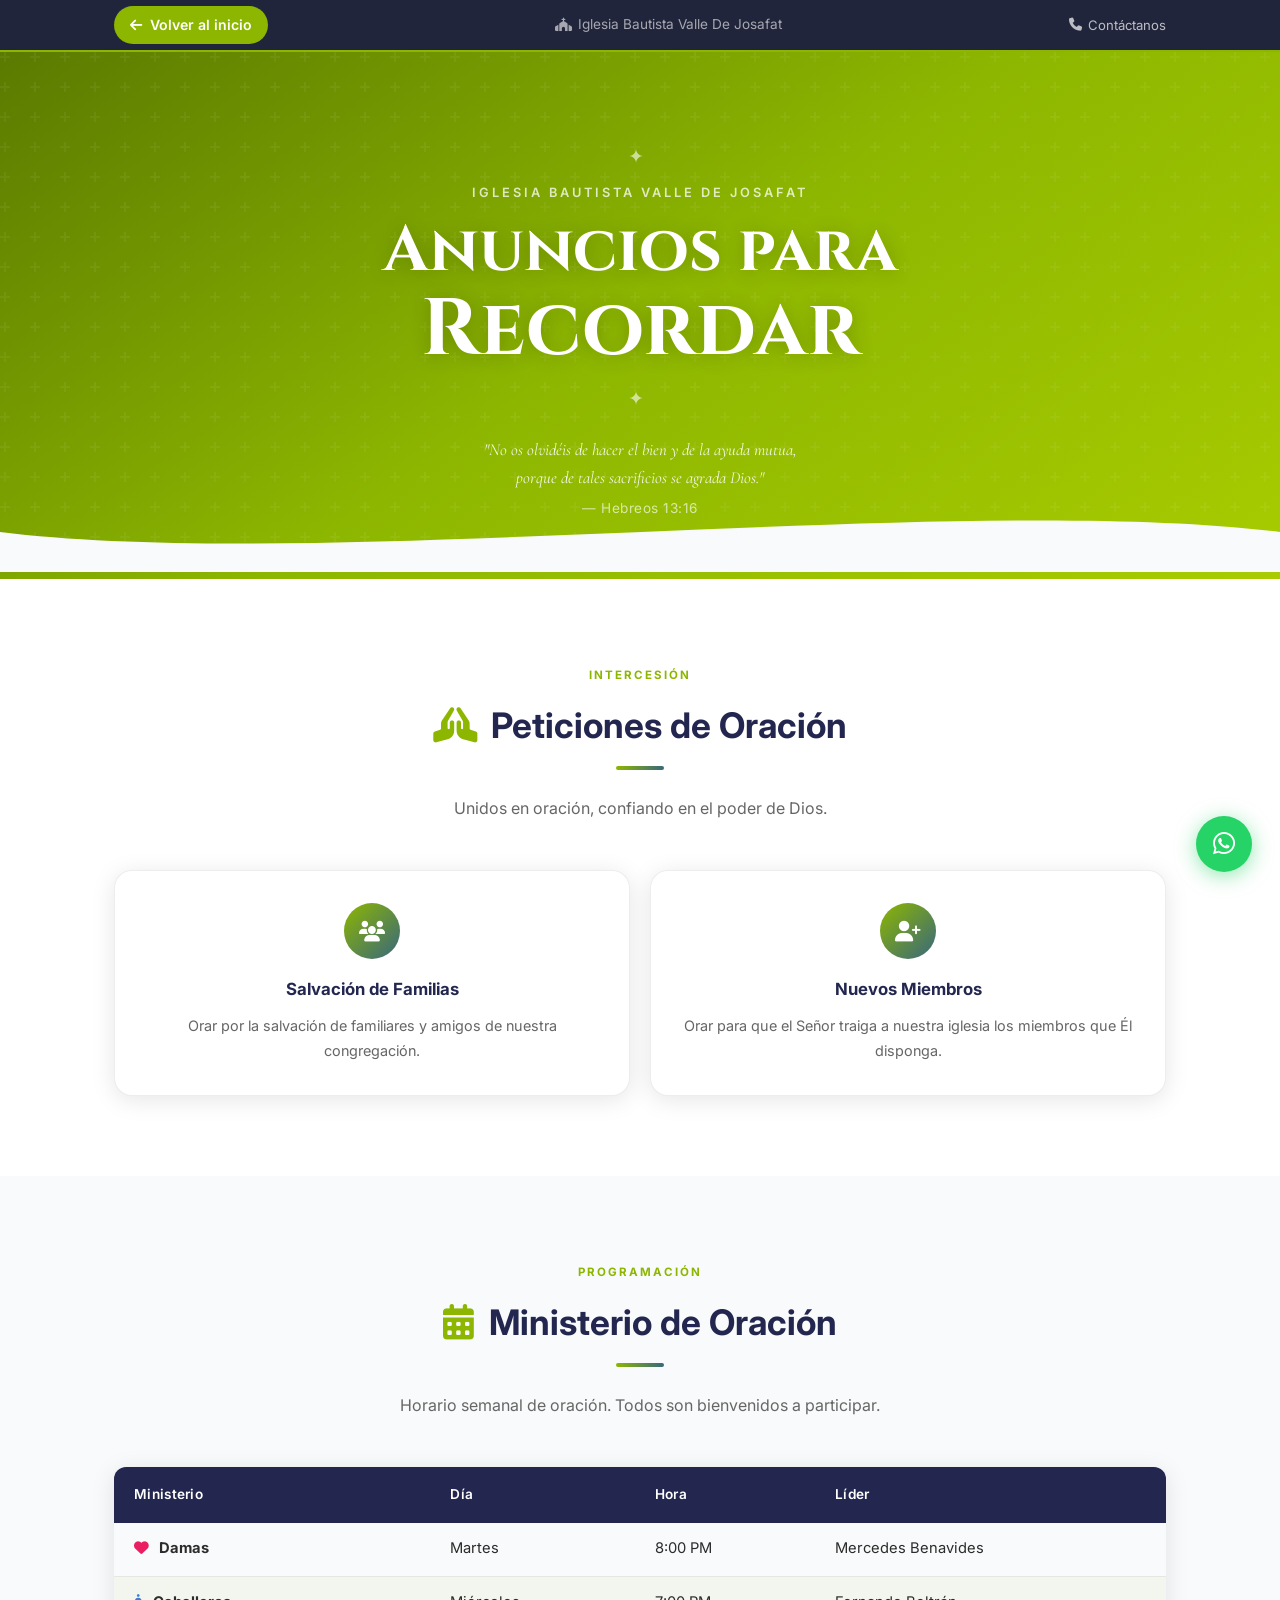
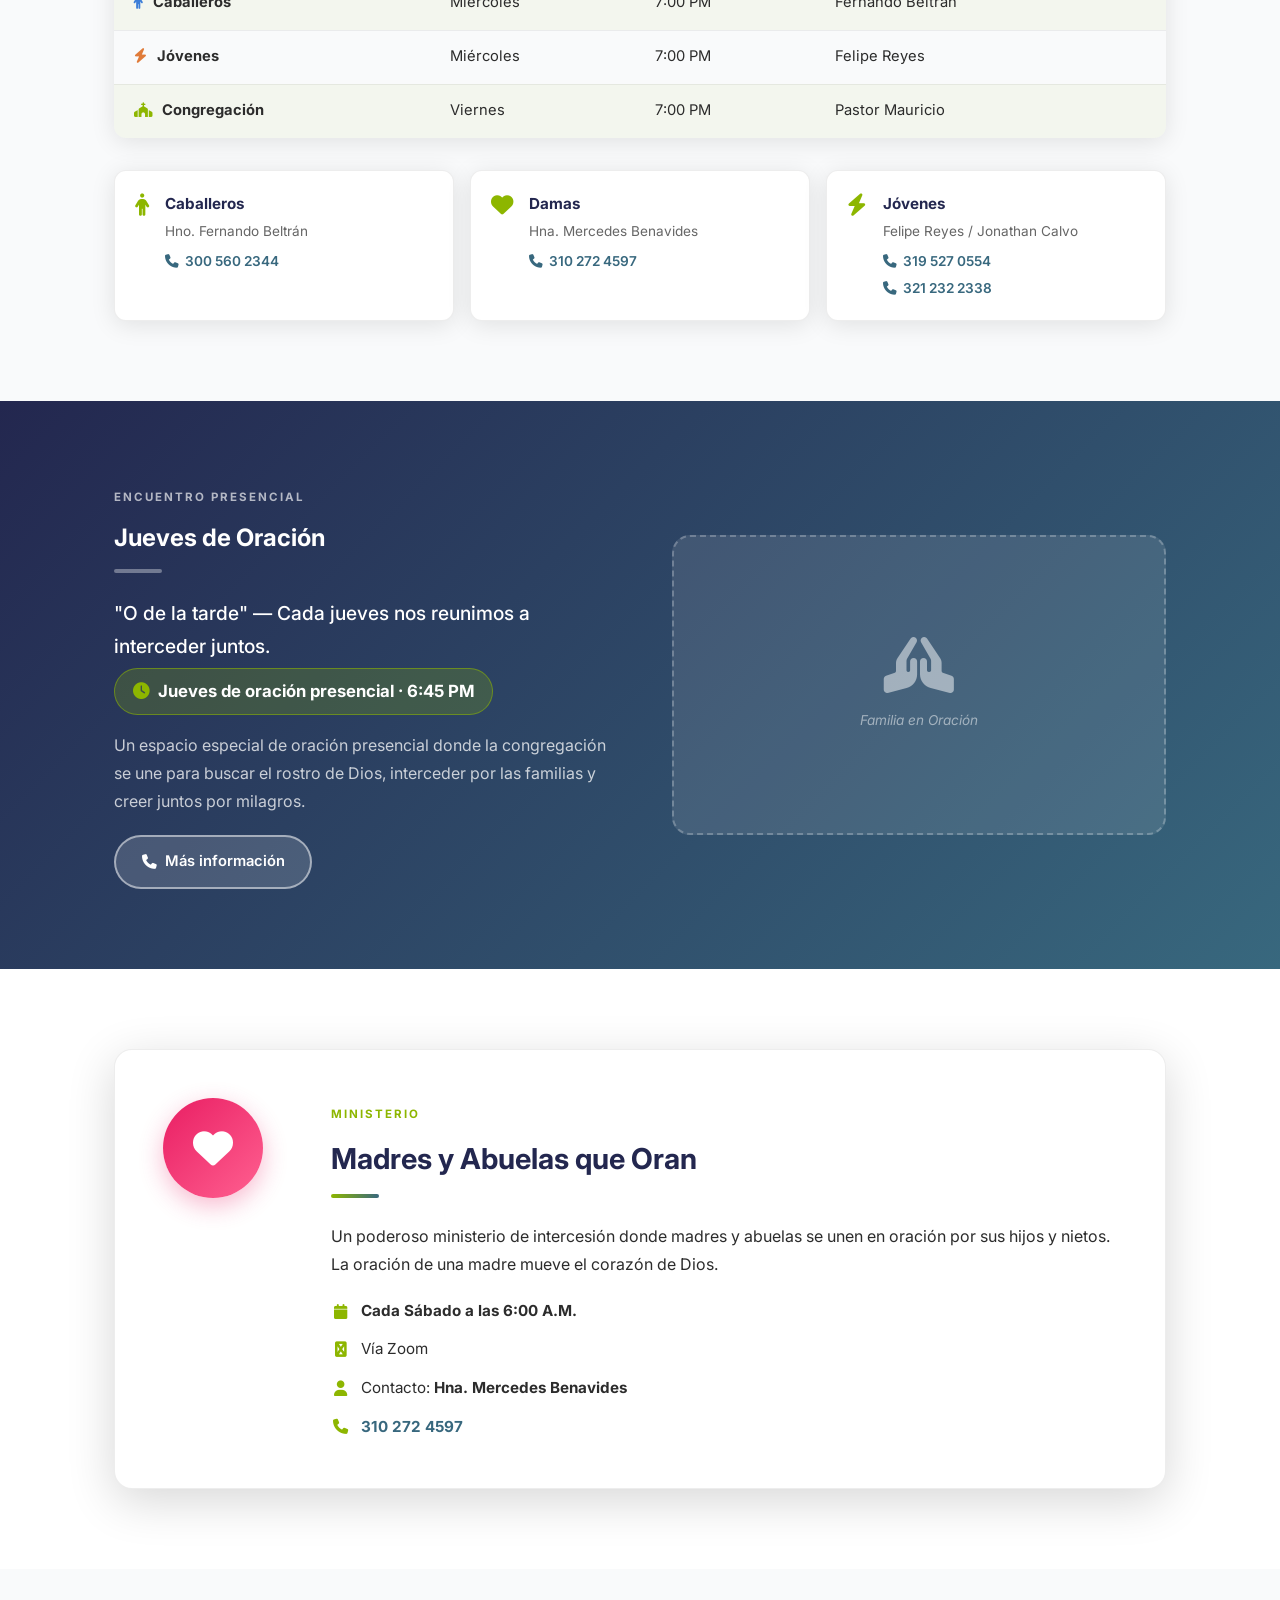
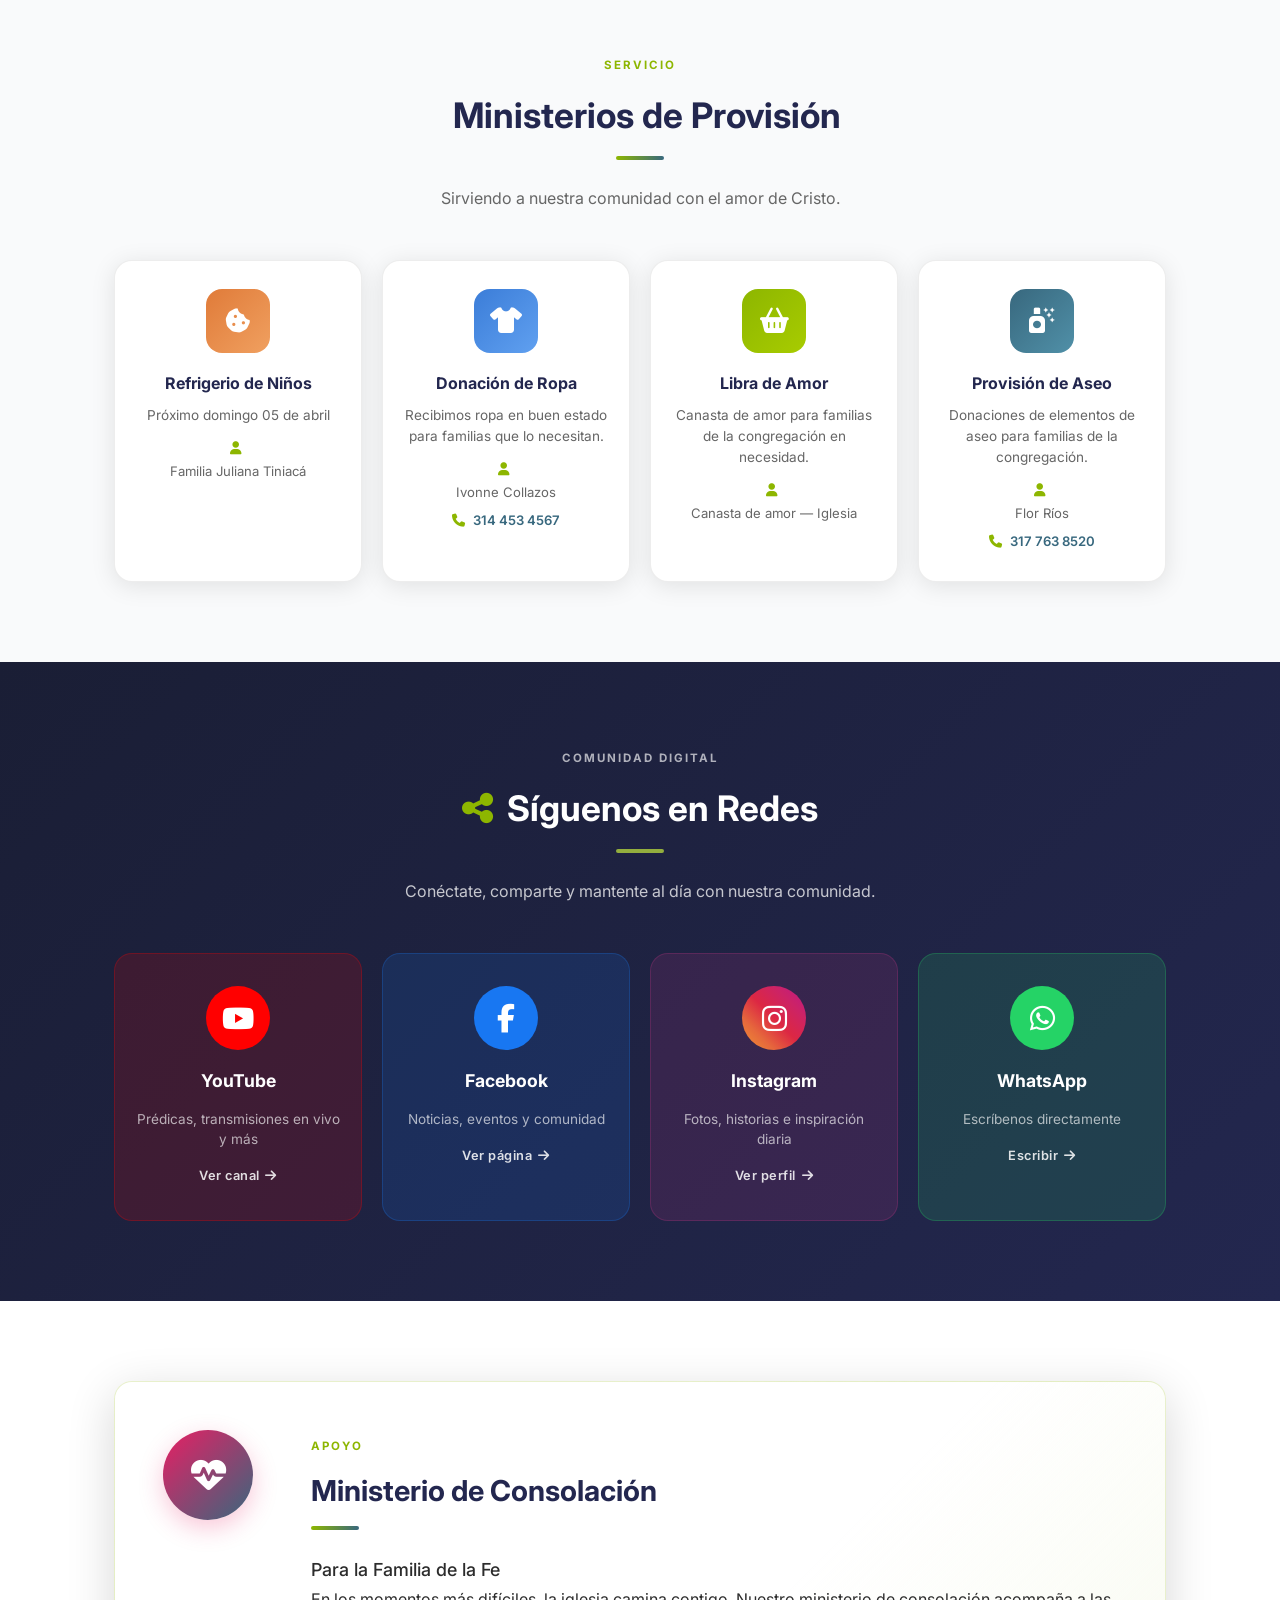
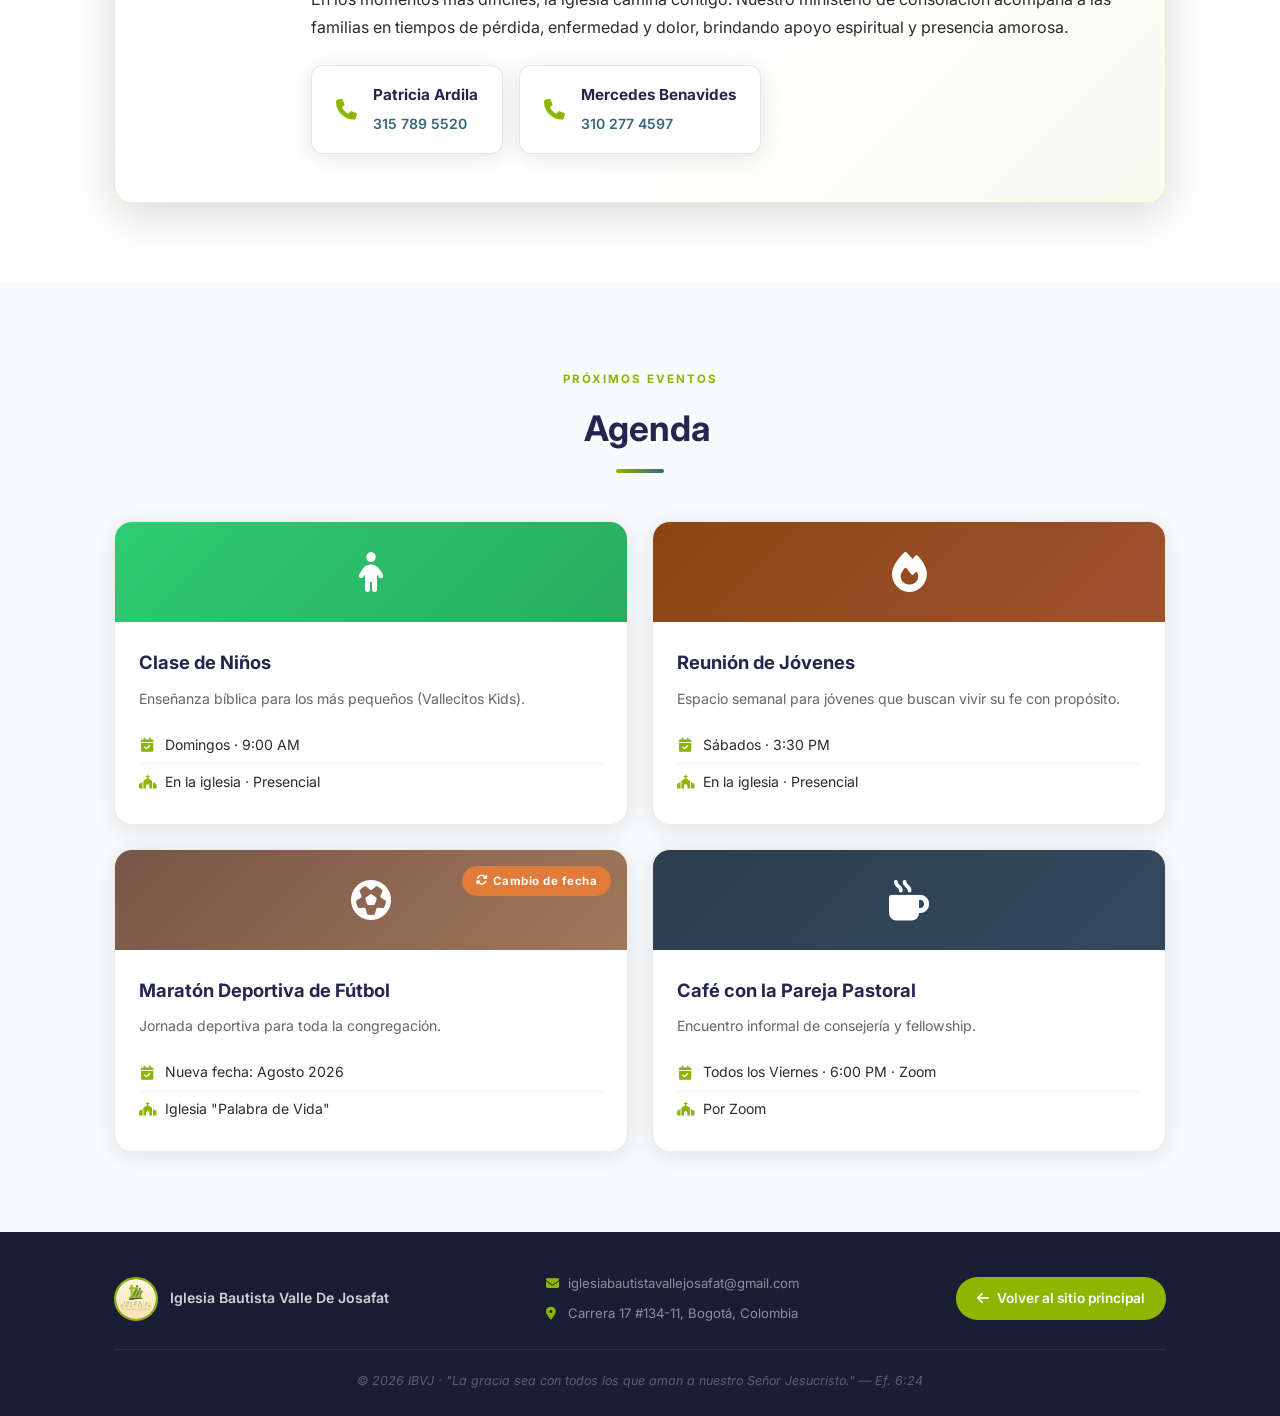
<file: web/anuncios.html>
<!DOCTYPE html>
<html lang="es">
<head>
  <meta charset="UTF-8" />
  <meta name="viewport" content="width=device-width, initial-scale=1.0" />
  <meta name="description" content="Anuncios para Recordar — Iglesia Bautista Valle De Josafat, Bogotá." />
  <title>Anuncios para Recordar — IBVJ</title>

  <!-- Favicon (logo de la iglesia) -->
  <link rel="icon" type="image/png" sizes="32x32" href="assets/images/favicon-32.png" />
  <link rel="icon" type="image/x-icon" href="assets/images/favicon.jpg" />
  <link rel="apple-touch-icon" href="assets/images/apple-touch-icon.png" />

  <link rel="preconnect" href="https://fonts.googleapis.com" />
  <link rel="preconnect" href="https://fonts.gstatic.com" crossorigin />
  <link href="https://fonts.googleapis.com/css2?family=Cinzel:wght@400;600;700&family=Cormorant+Garamond:ital,wght@0,400;0,600;1,400&family=Inter:wght@300;400;500;600;700&display=swap" rel="stylesheet" />
  <link rel="stylesheet" href="https://cdnjs.cloudflare.com/ajax/libs/font-awesome/6.5.0/css/all.min.css" />
  <link rel="stylesheet" href="css/anuncios.css" />
</head>
<body>

  <!-- BARRA DE REGRESO -->
  <div class="back-bar">
    <div class="back-bar-inner">
      <a href="index.html" class="back-btn">
        <i class="fas fa-arrow-left"></i> Volver al inicio
      </a>
      <span class="back-bar-title">
        <i class="fas fa-church"></i> Iglesia Bautista Valle De Josafat
      </span>
      <a href="index.html#contacto" class="back-bar-contact">
        <i class="fas fa-phone"></i> Contáctanos
      </a>
    </div>
  </div>

  <!-- ══════════════════════════════════════════════
       1. HERO — ANUNCIOS PARA RECORDAR
  ══════════════════════════════════════════════ -->
  <header class="hero-anuncios">
    <div class="hero-anuncios-overlay"></div>
    <div class="hero-anuncios-content">
      <div class="hero-diamond">✦</div>
      <p class="hero-anuncios-pre">Iglesia Bautista Valle De Josafat</p>
      <h1>Anuncios para<br /><span>Recordar</span></h1>
      <div class="hero-diamond">✦</div>
      <p class="hero-anuncios-verse">
        "No os olvidéis de hacer el bien y de la ayuda mutua,<br />
        porque de tales sacrificios se agrada Dios."
        <em>— Hebreos 13:16</em>
      </p>
    </div>
    <div class="hero-wave">
      <svg viewBox="0 0 1440 80" preserveAspectRatio="none">
        <path d="M0,40 C360,80 1080,0 1440,40 L1440,80 L0,80 Z" fill="#f9fafb"/>
      </svg>
    </div>
  </header>

  <main>

    <!-- ══════════════════════════════════════════════
         2. PETICIONES DE ORACIÓN
    ══════════════════════════════════════════════ -->
    <section class="section" id="peticiones">
      <div class="container">
        <div class="section-header">
          <span class="tag">Intercesión</span>
          <h2><i class="fas fa-hands-praying icon-title"></i> Peticiones de Oración</h2>
          <div class="sep"></div>
          <p class="section-desc">Unidos en oración, confiando en el poder de Dios.</p>
        </div>

        <!-- Contenido editable desde /admin (ver content/anuncios.json) -->
        <div class="cards-grid" data-editable="peticiones"></div>
      </div>
    </section>

    <!-- ══════════════════════════════════════════════
         3. MINISTERIO DE ORACIÓN — PROGRAMACIÓN
    ══════════════════════════════════════════════ -->
    <section class="section section-light" id="programacion">
      <div class="container">
        <div class="section-header">
          <span class="tag">Programación</span>
          <h2><i class="fas fa-calendar-days icon-title"></i> Ministerio de Oración</h2>
          <div class="sep"></div>
          <p class="section-desc">Horario semanal de oración. Todos son bienvenidos a participar.</p>
        </div>

        <!-- Tabla responsive -->
        <div class="table-wrapper">
          <table class="prayer-table">
            <thead>
              <tr>
                <th>Ministerio</th>
                <th>Día</th>
                <th>Hora</th>
                <th>Líder</th>
              </tr>
            </thead>
            <!-- Editable desde /admin (content/anuncios.json → programacion) -->
            <tbody></tbody>
          </table>
        </div>

        <!-- Contactos líderes — editable desde /admin -->
        <div class="leaders-grid"></div>
      </div>
    </section>

    <!-- ══════════════════════════════════════════════
         4. JUEVES DE ORACIÓN PRESENCIAL
    ══════════════════════════════════════════════ -->
    <section class="section section-jueves" id="jueves">
      <div class="container">
        <div class="jueves-card">
          <div class="jueves-text">
            <span class="tag tag-light">Encuentro Presencial</span>
            <h2 class="text-white" data-field="jueves.titulo">Jueves de Oración</h2>
            <div class="sep sep-light"></div>
            <p class="lead text-white" data-field="jueves.frase">"O de la tarde" — Cada jueves nos reunimos a interceder juntos.</p>
            <p class="jueves-horario text-white">
              <i class="fas fa-clock"></i> <span data-field="jueves.horario">Jueves de oración presencial · 6:45 PM</span>
            </p>
            <p class="text-white-70" data-field="jueves.descripcion">
              Un espacio especial de oración presencial donde la congregación se une para buscar el rostro de Dios,
              interceder por las familias y creer juntos por milagros.
            </p>
            <a href="tel:+573229059423" data-tel="jueves.telefono" class="btn-anuncio btn-anuncio--light mt-1">
              <i class="fas fa-phone"></i> Más información
            </a>
          </div>
          <div class="jueves-image">
            <div class="jueves-img-placeholder">
              <i class="fas fa-hands-praying"></i>
              <span>Familia en Oración</span>
            </div>
          </div>
        </div>
      </div>
    </section>

    <!-- ══════════════════════════════════════════════
         5. MADRES Y ABUELAS QUE ORAN
    ══════════════════════════════════════════════ -->
    <section class="section" id="madres">
      <div class="container">
        <div class="madres-card">
          <div class="madres-icon-wrap">
            <i class="fas fa-heart"></i>
          </div>
          <div class="madres-content">
            <span class="tag">Ministerio</span>
            <h2 data-field="madres.titulo">Madres y Abuelas que Oran</h2>
            <div class="sep"></div>
            <p data-field="madres.descripcion">Un poderoso ministerio de intercesión donde madres y abuelas se unen en oración
            por sus hijos y nietos. La oración de una madre mueve el corazón de Dios.</p>

            <div class="madres-details">
              <div class="detail-item">
                <i class="fas fa-calendar"></i>
                <span><strong data-field="madres.cuando">Cada Sábado a las 6:00 A.M.</strong></span>
              </div>
              <div class="detail-item">
                <i class="fab fa-zoom-icon fas fa-video"></i>
                <span data-field="madres.modo">Vía Zoom</span>
              </div>
              <div class="detail-item">
                <i class="fas fa-user"></i>
                <span>Contacto: <strong data-field="madres.contacto">Hna. Mercedes Benavides</strong></span>
              </div>
              <div class="detail-item">
                <i class="fas fa-phone"></i>
                <a href="tel:+573102724597" data-tel="madres.telefono"><strong data-field="madres.telefono">310 272 4597</strong></a>
              </div>
            </div>
          </div>
        </div>
      </div>
    </section>

    <!-- ══════════════════════════════════════════════
         6. MINISTERIOS DE PROVISIÓN
    ══════════════════════════════════════════════ -->
    <section class="section section-light" id="provision">
      <div class="container">
        <div class="section-header">
          <span class="tag">Servicio</span>
          <h2><i class="fas fa-hands-holding-heart icon-title"></i> Ministerios de Provisión</h2>
          <div class="sep"></div>
          <p class="section-desc">Sirviendo a nuestra comunidad con el amor de Cristo.</p>
        </div>

        <!-- Editable desde /admin (content/anuncios.json → provision) -->
        <div class="provision-grid"></div>
      </div>
    </section>

    <!-- ══════════════════════════════════════════════
         7. REDES SOCIALES
    ══════════════════════════════════════════════ -->
    <section class="section section-redes" id="redes">
      <div class="container">
        <div class="section-header">
          <span class="tag tag-light">Comunidad Digital</span>
          <h2 class="text-white"><i class="fas fa-share-nodes icon-title"></i> Síguenos en Redes</h2>
          <div class="sep sep-accent"></div>
          <p class="text-white-70">Conéctate, comparte y mantente al día con nuestra comunidad.</p>
        </div>

        <!-- Editable desde /admin (content/anuncios.json → redes) -->
        <div class="redes-grid"></div>
      </div>
    </section>

    <!-- ══════════════════════════════════════════════
         8. MINISTERIO DE CONSOLACIÓN
    ══════════════════════════════════════════════ -->
    <section class="section" id="consolacion">
      <div class="container">
        <div class="consolacion-card">
          <div class="consolacion-icon">
            <i class="fas fa-heart-pulse"></i>
          </div>
          <div class="consolacion-content">
            <span class="tag">Apoyo</span>
            <h2 data-field="consolacion.titulo">Ministerio de Consolación</h2>
            <div class="sep"></div>
            <p class="lead" data-field="consolacion.subtitulo">Para la Familia de la Fe</p>
            <p data-field="consolacion.descripcion">En los momentos más difíciles, la iglesia camina contigo.
               Nuestro ministerio de consolación acompaña a las familias en tiempos de pérdida,
               enfermedad y dolor, brindando apoyo espiritual y presencia amorosa.</p>

            <!-- Contactos editables desde /admin -->
            <div class="consolacion-contacts"></div>
          </div>
        </div>
      </div>
    </section>

    <!-- ══════════════════════════════════════════════
         EVENTOS — Grid de 4
    ══════════════════════════════════════════════ -->
    <section class="section section-light" id="eventos">
      <div class="container">
        <div class="section-header">
          <span class="tag">Próximos Eventos</span>
          <h2><i class="fas fa-calendar-star icon-title"></i> Agenda</h2>
          <div class="sep"></div>
        </div>

        <!-- Contenido editable desde /admin (ver content/anuncios.json) -->
        <div class="eventos-grid" data-editable="eventos"></div>
      </div>
    </section>

  </main>

  <!-- FOOTER MÍNIMO -->
  <footer class="anuncios-footer">
    <div class="container">
      <div class="anuncios-footer-inner">
        <div class="footer-logo-small">
          <img src="assets/images/logo.jpg" alt="IBVJ" />
          <span>Iglesia Bautista Valle De Josafat</span>
        </div>
        <div class="footer-contact-small">
          <a href="mailto:iglesiabautistavallejosafat@gmail.com" data-contact-mail><i class="fas fa-envelope"></i> <span data-contact="email">iglesiabautistavallejosafat@gmail.com</span></a>
          <span><i class="fas fa-map-marker-alt"></i> <span data-contact="direccion">Carrera 17 #134-11, Bogotá</span></span>
        </div>
        <a href="index.html" class="back-btn-footer">
          <i class="fas fa-arrow-left"></i> Volver al sitio principal
        </a>
      </div>
      <p class="footer-copy">© <span id="year"></span> IBVJ · "La gracia sea con todos los que aman a nuestro Señor Jesucristo." — Ef. 6:24</p>
    </div>
  </footer>

  <!-- WhatsApp flotante -->
  <a href="https://wa.me/573229059423?text=Hola%21%20Vi%20los%20anuncios%20y%20quiero%20m%C3%A1s%20informaci%C3%B3n"
     class="whatsapp-float" target="_blank" rel="noopener" aria-label="WhatsApp">
    <i class="fab fa-whatsapp"></i>
  </a>

  <script>
    document.getElementById('year').textContent = new Date().getFullYear();
  </script>
  <script src="js/anuncios-content.js"></script>
  <script src="js/contacto-content.js"></script>
</body>
</html>
</file>
<file: web/css/anuncios.css>
/* ═══════════════════════════════════════════════════════════
   IBVJ — anuncios.css
   Página: Anuncios para Recordar
   ─────────────────────────────────────────────────────────
   Paleta nueva (anuncios):
     Lima       #8DB600  → primario de esta página
     Lima claro #A8CC00  → hover, acentos
     Teal       #38687E  → heredado del sitio principal
     Acento     #93AE3E  → heredado
     Marino     #23274F  → textos oscuros
═══════════════════════════════════════════════════════════ */

:root {
  --lima:        #8DB600;
  --lima-light:  #A8CC00;
  --lima-dark:   #6e8e00;
  --teal:        #38687E;
  --accent:      #93AE3E;
  --navy:        #23274F;
  --navy-dark:   #1a1e35;
  --white:       #ffffff;
  --light:       #f9fafb;
  --text:        #2c2c2c;
  --text-muted:  #666;
  --orange:      #E07B39;
  --blue:        #3B7DD8;
  --radius:      12px;
  --radius-lg:   18px;
  --shadow:      0 4px 24px rgba(0,0,0,.10);
  --shadow-lg:   0 12px 48px rgba(0,0,0,.16);
  --transition:  0.28s ease;
  --back-h:      52px;
  --font-body:   "Inter", system-ui, sans-serif;
  --font-head:   "Cinzel", Georgia, serif;
  --font-verse:  "Cormorant Garamond", Georgia, serif;
}

/* ─── Reset base ──────────────────────────────────────── */
*, *::before, *::after { box-sizing: border-box; margin: 0; padding: 0; }
html { scroll-behavior: smooth; }
body { font-family: var(--font-body); color: var(--text); line-height: 1.75; background: var(--white); padding-top: var(--back-h); }
img  { max-width: 100%; display: block; }
a    { text-decoration: none; color: inherit; }
ul   { list-style: none; }

/* ─── Utilidades ──────────────────────────────────────── */
.container     { max-width: 1100px; margin: 0 auto; padding: 0 24px; }
.section       { padding: 80px 0; }
.section-light { background: var(--light); }
.text-white    { color: var(--white) !important; }
.text-white-70 { color: rgba(255,255,255,.75) !important; }
.lead          { font-size: 1.12rem; font-weight: 500; color: var(--text); }
.mt-1          { margin-top: 1.25rem; }

.tag {
  display: inline-block;
  font-family: var(--font-body);
  font-size: .72rem;
  font-weight: 700;
  letter-spacing: 2px;
  text-transform: uppercase;
  color: var(--lima);
  margin-bottom: .6rem;
}
.tag-light { color: rgba(255,255,255,.65); }

.sep {
  width: 48px; height: 4px;
  background: linear-gradient(90deg, var(--lima), var(--teal));
  border-radius: 2px;
  margin: .6rem 0 1.5rem;
}
.sep-light  { background: rgba(255,255,255,.35); }
.sep-accent { background: var(--accent); }
.section-header .sep { margin: .6rem auto 1.5rem; }

.section-header { text-align: center; margin-bottom: 3rem; }
.section-header h2 { font-family: var(--font-body); font-weight: 700; font-size: clamp(1.6rem,3vw,2.2rem); color: var(--navy); }
.section-desc { font-size: 1rem; color: var(--text-muted); max-width: 560px; margin: 0 auto; }
.icon-title { color: var(--lima); margin-right: .4rem; }

/* ─── Barra de regreso ────────────────────────────────── */
.back-bar {
  position: fixed;
  top: 0; left: 0; right: 0;
  height: var(--back-h);
  background: rgba(26,30,53,.97);
  backdrop-filter: blur(12px);
  z-index: 1000;
  border-bottom: 2px solid var(--lima);
}
.back-bar-inner {
  max-width: 1100px;
  margin: 0 auto;
  padding: 0 24px;
  height: 100%;
  display: flex;
  align-items: center;
  justify-content: space-between;
  gap: 1rem;
}
.back-btn {
  display: inline-flex;
  align-items: center;
  gap: .5rem;
  font-weight: 600;
  font-size: .88rem;
  color: var(--white);
  background: var(--lima);
  padding: .4rem 1rem;
  border-radius: 50px;
  transition: background var(--transition), transform var(--transition);
}
.back-btn:hover { background: var(--lima-dark); transform: translateX(-3px); }

.back-bar-title {
  font-size: .85rem;
  color: rgba(255,255,255,.6);
  display: flex;
  align-items: center;
  gap: .4rem;
}
.back-bar-contact {
  font-size: .82rem;
  color: rgba(255,255,255,.7);
  display: flex;
  align-items: center;
  gap: .35rem;
  transition: color var(--transition);
}
.back-bar-contact:hover { color: var(--accent); }

/* ─── HERO ANUNCIOS ───────────────────────────────────── */
.hero-anuncios {
  position: relative;
  background: linear-gradient(145deg, #5a7a00 0%, var(--lima) 50%, #a8cc00 100%);
  min-height: 480px;
  display: flex;
  align-items: center;
  justify-content: center;
  overflow: hidden;
  padding: 80px 24px 60px;
}
.hero-anuncios-overlay {
  position: absolute; inset: 0;
  background: url("data:image/svg+xml,%3Csvg width='60' height='60' viewBox='0 0 60 60' xmlns='http://www.w3.org/2000/svg'%3E%3Cg fill='none' fill-rule='evenodd'%3E%3Cg fill='%23ffffff' fill-opacity='0.05'%3E%3Cpath d='M36 34v-4h-2v4h-4v2h4v4h2v-4h4v-2h-4zm0-30V0h-2v4h-4v2h4v4h2V6h4V4h-4zM6 34v-4H4v4H0v2h4v4h2v-4h4v-2H6zM6 4V0H4v4H0v2h4v4h2V6h4V4H6z'/%3E%3C/g%3E%3C/g%3E%3C/svg%3E");
}
.hero-anuncios-content {
  position: relative;
  z-index: 1;
  text-align: center;
  max-width: 700px;
}
.hero-diamond {
  font-size: 1.2rem;
  color: rgba(255,255,255,.6);
  margin: .5rem 0;
  letter-spacing: 8px;
}
.hero-anuncios-pre {
  font-size: .8rem;
  font-weight: 600;
  letter-spacing: 3px;
  text-transform: uppercase;
  color: rgba(255,255,255,.75);
  margin-bottom: .75rem;
}
.hero-anuncios h1 {
  font-family: var(--font-head);
  font-size: clamp(2.2rem, 6vw, 4rem);
  color: var(--white);
  line-height: 1.1;
  font-weight: 700;
  text-shadow: 0 2px 20px rgba(0,0,0,.2);
  margin: .5rem 0;
}
.hero-anuncios h1 span {
  display: block;
  font-size: clamp(2.8rem, 7vw, 5rem);
  font-weight: 700;
}
.hero-anuncios-verse {
  font-family: var(--font-verse);
  font-size: 1.05rem;
  font-style: italic;
  color: rgba(255,255,255,.88);
  line-height: 1.65;
  margin-top: 1.25rem;
}
.hero-anuncios-verse em {
  display: block;
  font-style: normal;
  font-size: .85rem;
  color: rgba(255,255,255,.65);
  margin-top: .35rem;
  font-family: var(--font-body);
  letter-spacing: .5px;
}
.hero-wave {
  position: absolute;
  bottom: -1px; left: 0; right: 0;
}
.hero-wave svg { width: 100%; height: 80px; }

/* ─── PETICIONES — Cards ─────────────────────────────── */
.cards-grid {
  display: grid;
  grid-template-columns: repeat(auto-fit, minmax(230px, 1fr));
  gap: 1.25rem;
}
.prayer-card {
  background: var(--white);
  border: 1px solid rgba(0,0,0,.07);
  border-radius: var(--radius-lg);
  padding: 2rem 1.5rem;
  text-align: center;
  box-shadow: var(--shadow);
  transition: transform var(--transition), box-shadow var(--transition);
}
.prayer-card:hover { transform: translateY(-4px); box-shadow: var(--shadow-lg); }
.prayer-card--featured { border-color: var(--lima); border-width: 2px; }
.prayer-card-icon {
  width: 56px; height: 56px;
  border-radius: 50%;
  background: linear-gradient(135deg, var(--lima), var(--teal));
  color: var(--white);
  font-size: 1.3rem;
  display: flex; align-items: center; justify-content: center;
  margin: 0 auto 1rem;
}
.prayer-card h3 { font-size: 1.05rem; color: var(--navy); margin-bottom: .5rem; }
.prayer-card p  { font-size: .9rem; color: var(--text-muted); }
.meta-badge {
  display: inline-block;
  margin-top: .75rem;
  background: var(--lima);
  color: var(--white);
  font-size: .78rem;
  font-weight: 700;
  padding: .3rem .9rem;
  border-radius: 50px;
}

/* ─── TABLA DE ORACIÓN ───────────────────────────────── */
.table-wrapper { overflow-x: auto; border-radius: var(--radius); box-shadow: var(--shadow); }
.prayer-table {
  width: 100%; border-collapse: collapse;
  font-size: .92rem;
  min-width: 540px;
}
.prayer-table thead tr { background: var(--navy); color: var(--white); }
.prayer-table thead th {
  padding: 1rem 1.25rem;
  text-align: left;
  font-weight: 600;
  font-size: .85rem;
  letter-spacing: .3px;
}
.prayer-table tbody tr { border-bottom: 1px solid rgba(0,0,0,.06); }
.prayer-table tbody tr:last-child { border: none; }
.prayer-table tbody td { padding: .85rem 1.25rem; color: var(--text); }
.prayer-table tbody tr:nth-child(even):not(.row-day) { background: rgba(141,182,0,.05); }

.row-day td {
  background: linear-gradient(90deg, var(--lima), var(--teal)) !important;
  color: var(--white) !important;
  font-weight: 700;
  font-size: .88rem;
  letter-spacing: .5px;
  padding: .65rem 1.25rem !important;
}
.leader-cell { color: var(--text-muted); font-style: italic; font-size: .85rem; }

/* Contactos líderes */
.leaders-grid {
  display: grid;
  grid-template-columns: repeat(auto-fit, minmax(240px, 1fr));
  gap: 1rem;
  margin-top: 2rem;
}
.leader-contact {
  display: flex;
  align-items: flex-start;
  gap: 1rem;
  background: var(--white);
  border: 1px solid rgba(0,0,0,.07);
  border-radius: var(--radius);
  padding: 1.25rem;
  box-shadow: var(--shadow);
}
.leader-icon {
  font-size: 1.4rem;
  color: var(--lima);
  flex-shrink: 0;
  margin-top: .2rem;
}
.leader-contact strong {
  display: block;
  color: var(--navy);
  font-size: .95rem;
  margin-bottom: .2rem;
}
.leader-contact span {
  display: block;
  font-size: .85rem;
  color: var(--text-muted);
  margin-bottom: .35rem;
}
.leader-contact a {
  display: flex;
  align-items: center;
  gap: .4rem;
  font-size: .85rem;
  color: var(--teal);
  font-weight: 600;
  margin-top: .2rem;
  transition: color var(--transition);
}
.leader-contact a:hover { color: var(--lima); }

/* ─── JUEVES DE ORACIÓN ──────────────────────────────── */
.section-jueves { background: linear-gradient(135deg, var(--navy) 0%, var(--teal) 100%); }
.jueves-card {
  display: grid;
  grid-template-columns: 1fr 1fr;
  gap: 4rem;
  align-items: center;
}
.jueves-text .lead { font-size: 1.2rem; }
.jueves-horario {
  display: inline-flex; align-items: center; gap: .5rem;
  font-weight: 700; font-size: 1.05rem;
  background: rgba(141,182,0,.22);
  border: 1px solid rgba(141,182,0,.55);
  border-radius: 50px; padding: .5rem 1.1rem;
  margin: .25rem 0 1rem;
}
.jueves-horario i { color: var(--lima); }
.jueves-img-placeholder {
  background: rgba(255,255,255,.1);
  border: 2px dashed rgba(255,255,255,.25);
  border-radius: var(--radius-lg);
  height: 300px;
  display: flex;
  flex-direction: column;
  align-items: center;
  justify-content: center;
  gap: 1rem;
  color: rgba(255,255,255,.5);
}
.jueves-img-placeholder i { font-size: 3.5rem; }
.jueves-img-placeholder span { font-size: .85rem; font-style: italic; }

.btn-anuncio {
  display: inline-flex;
  align-items: center;
  gap: .5rem;
  font-weight: 600;
  font-size: .92rem;
  padding: .75rem 1.6rem;
  border-radius: 50px;
  transition: transform var(--transition), background var(--transition);
}
.btn-anuncio:hover { transform: translateY(-2px); }
.btn-anuncio--light {
  background: rgba(255,255,255,.15);
  border: 2px solid rgba(255,255,255,.5);
  color: var(--white);
}
.btn-anuncio--light:hover { background: rgba(255,255,255,.25); border-color: var(--white); }

/* ─── MADRES Y ABUELAS ───────────────────────────────── */
.madres-card {
  display: grid;
  grid-template-columns: 120px 1fr;
  gap: 3rem;
  align-items: start;
  background: var(--white);
  border: 1px solid rgba(0,0,0,.07);
  border-radius: var(--radius-lg);
  padding: 3rem;
  box-shadow: var(--shadow-lg);
}
.madres-icon-wrap {
  width: 100px; height: 100px;
  border-radius: 50%;
  background: linear-gradient(135deg, #e91e63, #ff6090);
  color: var(--white);
  font-size: 2.5rem;
  display: flex; align-items: center; justify-content: center;
  box-shadow: 0 8px 24px rgba(233,30,99,.3);
}
.madres-content h2 { font-size: 1.8rem; color: var(--navy); margin-bottom: .25rem; }
.madres-details { display: flex; flex-direction: column; gap: .75rem; margin-top: 1.25rem; }
.detail-item {
  display: flex;
  align-items: center;
  gap: .75rem;
  font-size: .95rem;
  color: var(--text);
}
.detail-item i { color: var(--lima); width: 18px; text-align: center; flex-shrink: 0; }
.detail-item a { color: var(--teal); font-weight: 600; }
.detail-item a:hover { color: var(--lima); }

/* ─── MINISTERIOS DE PROVISIÓN ───────────────────────── */
.provision-grid {
  display: grid;
  grid-template-columns: repeat(4, 1fr);
  gap: 1.25rem;
}
.provision-card {
  background: var(--white);
  border: 1px solid rgba(0,0,0,.07);
  border-radius: var(--radius-lg);
  padding: 1.75rem 1.25rem;
  text-align: center;
  box-shadow: var(--shadow);
  transition: transform var(--transition), box-shadow var(--transition);
}
.provision-card:hover { transform: translateY(-4px); box-shadow: var(--shadow-lg); }
.provision-card h3 { font-size: 1rem; color: var(--navy); margin: 1rem 0 .5rem; }
.provision-card p  { font-size: .85rem; color: var(--text-muted); line-height: 1.55; }
.provision-icon {
  width: 64px; height: 64px;
  border-radius: 16px;
  font-size: 1.6rem;
  display: flex; align-items: center; justify-content: center;
  margin: 0 auto;
  color: var(--white);
}
.provision-icon--orange { background: linear-gradient(135deg, #E07B39, #f0a060); }
.provision-icon--blue   { background: linear-gradient(135deg, #3B7DD8, #60a0f0); }
.provision-icon--green  { background: linear-gradient(135deg, var(--lima), var(--lima-light)); }
.provision-icon--teal   { background: linear-gradient(135deg, var(--teal), #5090a8); }

.provision-contact {
  margin-top: 1rem;
  display: flex;
  flex-direction: column;
  gap: .3rem;
  font-size: .82rem;
  color: var(--text-muted);
}
.provision-contact i { color: var(--lima); margin-right: .3rem; }
.provision-contact a { color: var(--teal); font-weight: 600; transition: color var(--transition); }
.provision-contact a:hover { color: var(--lima); }

/* ─── REDES SOCIALES ─────────────────────────────────── */
.section-redes { background: linear-gradient(135deg, var(--navy-dark) 0%, var(--navy) 100%); }
.redes-grid {
  display: grid;
  grid-template-columns: repeat(4, 1fr);
  gap: 1.25rem;
  margin-top: 2.5rem;
}
.red-card {
  border-radius: var(--radius-lg);
  padding: 2rem 1.25rem;
  text-align: center;
  cursor: pointer;
  transition: transform var(--transition), box-shadow var(--transition);
  display: flex;
  flex-direction: column;
  align-items: center;
  gap: .75rem;
}
.red-card:hover { transform: translateY(-6px); box-shadow: 0 16px 40px rgba(0,0,0,.35); }
.red-icon {
  width: 64px; height: 64px;
  border-radius: 50%;
  display: flex; align-items: center; justify-content: center;
  font-size: 1.8rem;
  color: var(--white);
  margin-bottom: .25rem;
}
.red-card h3 { font-size: 1.1rem; font-weight: 700; color: var(--white); }
.red-card p  { font-size: .85rem; color: rgba(255,255,255,.65); line-height: 1.5; }
.red-cta {
  font-size: .8rem;
  font-weight: 600;
  letter-spacing: .5px;
  color: rgba(255,255,255,.85);
  display: flex;
  align-items: center;
  gap: .35rem;
  margin-top: .25rem;
  transition: gap var(--transition);
}
.red-card:hover .red-cta { gap: .65rem; }

.red-card--youtube   { background: rgba(255,0,0,.15); border: 1px solid rgba(255,0,0,.25); }
.red-card--youtube   .red-icon { background: #FF0000; }
.red-card--facebook  { background: rgba(24,119,242,.15); border: 1px solid rgba(24,119,242,.25); }
.red-card--facebook  .red-icon { background: #1877F2; }
.red-card--instagram { background: rgba(193,53,132,.15); border: 1px solid rgba(193,53,132,.25); }
.red-card--instagram .red-icon { background: linear-gradient(45deg,#f09433,#e6683c,#dc2743,#cc2366,#bc1888); }
.red-card--whatsapp  { background: rgba(37,211,102,.15); border: 1px solid rgba(37,211,102,.25); }
.red-card--whatsapp  .red-icon { background: #25D366; }

/* ─── MINISTERIO DE CONSOLACIÓN ──────────────────────── */
.consolacion-card {
  display: grid;
  grid-template-columns: 100px 1fr;
  gap: 3rem;
  align-items: start;
  background: linear-gradient(135deg, #fff 60%, rgba(141,182,0,.06) 100%);
  border: 1px solid rgba(141,182,0,.2);
  border-radius: var(--radius-lg);
  padding: 3rem;
  box-shadow: var(--shadow-lg);
}
.consolacion-icon {
  width: 90px; height: 90px;
  border-radius: 50%;
  background: linear-gradient(135deg, #e91e63, var(--teal));
  color: var(--white);
  font-size: 2.2rem;
  display: flex; align-items: center; justify-content: center;
  box-shadow: 0 8px 24px rgba(233,30,99,.25);
}
.consolacion-content h2 { font-size: 1.8rem; color: var(--navy); }
.consolacion-contacts {
  display: flex;
  flex-wrap: wrap;
  gap: 1rem;
  margin-top: 1.5rem;
}
.consolacion-contact-btn {
  display: flex;
  align-items: center;
  gap: 1rem;
  background: var(--white);
  border: 1.5px solid rgba(0,0,0,.1);
  border-radius: var(--radius);
  padding: 1rem 1.5rem;
  box-shadow: var(--shadow);
  transition: border-color var(--transition), box-shadow var(--transition), transform var(--transition);
  color: var(--text);
}
.consolacion-contact-btn:hover {
  border-color: var(--lima);
  box-shadow: 0 6px 24px rgba(141,182,0,.2);
  transform: translateY(-2px);
}
.consolacion-contact-btn > .fas {
  font-size: 1.3rem;
  color: var(--lima);
  flex-shrink: 0;
}
.consolacion-contact-btn strong { display: block; color: var(--navy); font-size: .95rem; }
.consolacion-contact-btn span   { font-size: .88rem; color: var(--teal); font-weight: 600; }

/* ─── EVENTOS ─────────────────────────────────────────── */
.eventos-grid {
  display: grid;
  grid-template-columns: repeat(2, 1fr);
  gap: 1.5rem;
}
.evento-card {
  position: relative;
  background: var(--white);
  border: 1px solid rgba(0,0,0,.08);
  border-radius: var(--radius-lg);
  overflow: hidden;
  box-shadow: var(--shadow);
  transition: transform var(--transition), box-shadow var(--transition);
}
.evento-card:hover { transform: translateY(-4px); box-shadow: var(--shadow-lg); }

.evento-badge {
  position: absolute;
  top: 1rem; right: 1rem;
  background: #E07B39;
  color: var(--white);
  font-size: .72rem;
  font-weight: 700;
  letter-spacing: .5px;
  padding: .3rem .85rem;
  border-radius: 50px;
  display: flex;
  align-items: center;
  gap: .3rem;
}

.evento-icon-wrap {
  display: flex; align-items: center; justify-content: center;
  height: 100px;
  font-size: 2.5rem;
  color: var(--white);
}
.evento-icon--sport { background: linear-gradient(135deg, #2ecc71, #27ae60); }
.evento-icon--camp  { background: linear-gradient(135deg, #8B4513, #a0522d); }
.evento-icon--men   { background: linear-gradient(135deg, #2c3e50, #34495e); }
.evento-icon--cafe  { background: linear-gradient(135deg, #795548, #a0785a); }

.evento-body { padding: 1.5rem; }
.evento-body h3 { font-size: 1.15rem; color: var(--navy); margin-bottom: .5rem; }
.evento-desc { font-size: .88rem; color: var(--text-muted); margin-bottom: 1rem; }

.evento-detail {
  display: flex;
  align-items: center;
  gap: .6rem;
  font-size: .88rem;
  color: var(--text);
  padding: .35rem 0;
  border-bottom: 1px solid rgba(0,0,0,.05);
}
.evento-detail:last-of-type { border: none; }
.evento-detail i { color: var(--lima); width: 16px; text-align: center; flex-shrink: 0; }
.evento-detail--new { color: var(--lima-dark); }
.evento-detail s { color: var(--text-muted); }

.precio-badge {
  display: inline-block;
  margin: 1rem 0 .75rem;
  background: linear-gradient(135deg, var(--lima), var(--teal));
  color: var(--white);
  font-size: .88rem;
  font-weight: 700;
  padding: .4rem 1rem;
  border-radius: 50px;
}
.precio-badge small { font-weight: 400; opacity: .85; font-size: .78rem; }

.btn-evento {
  display: inline-flex;
  align-items: center;
  gap: .45rem;
  margin-top: 1rem;
  font-size: .85rem;
  font-weight: 600;
  padding: .6rem 1.3rem;
  border-radius: 50px;
  background: var(--navy);
  color: var(--white);
  transition: background var(--transition), transform var(--transition);
}
.btn-evento:hover { background: var(--teal); transform: translateY(-2px); }
.btn-evento--accent { background: var(--lima); }
.btn-evento--accent:hover { background: var(--lima-dark); }

.cafe-verse {
  font-family: var(--font-verse);
  font-style: italic;
  font-size: .95rem;
  color: var(--text-muted);
  border-left: 3px solid var(--lima);
  padding: .5rem 1rem;
  margin: 1rem 0 .75rem;
  line-height: 1.6;
}
.cafe-verse cite {
  display: block;
  font-style: normal;
  font-size: .78rem;
  color: var(--lima-dark);
  font-weight: 600;
  margin-top: .35rem;
}

/* ─── FOOTER MÍNIMO ──────────────────────────────────── */
.anuncios-footer { background: var(--navy-dark); padding: 2.5rem 0 1.5rem; }
.anuncios-footer-inner {
  display: flex;
  flex-wrap: wrap;
  align-items: center;
  justify-content: space-between;
  gap: 1.5rem;
  padding-bottom: 1.5rem;
  border-bottom: 1px solid rgba(255,255,255,.08);
}
.footer-logo-small {
  display: flex; align-items: center; gap: .75rem;
}
.footer-logo-small img {
  width: 44px; height: 44px;
  border-radius: 50%;
  object-fit: cover;
  border: 2px solid var(--lima);
}
.footer-logo-small span { font-size: .88rem; color: rgba(255,255,255,.8); font-weight: 600; }

.footer-contact-small {
  display: flex;
  flex-direction: column;
  gap: .4rem;
}
.footer-contact-small a,
.footer-contact-small span {
  font-size: .82rem;
  color: rgba(255,255,255,.5);
  display: flex; align-items: center; gap: .5rem;
  transition: color var(--transition);
}
.footer-contact-small a:hover { color: var(--accent); }
.footer-contact-small i { color: var(--lima); width: 14px; }

.back-btn-footer {
  display: inline-flex; align-items: center; gap: .5rem;
  background: var(--lima);
  color: var(--white);
  font-size: .85rem;
  font-weight: 600;
  padding: .6rem 1.3rem;
  border-radius: 50px;
  transition: background var(--transition), transform var(--transition);
}
.back-btn-footer:hover { background: var(--lima-dark); transform: translateX(-3px); }

.footer-copy {
  text-align: center;
  font-size: .78rem;
  color: rgba(255,255,255,.3);
  margin-top: 1.25rem;
  font-style: italic;
}

/* ─── WhatsApp flotante ──────────────────────────────── */
.whatsapp-float {
  position: fixed;
  bottom: 1.75rem; right: 1.75rem;
  z-index: 999;
  width: 56px; height: 56px;
  border-radius: 50%;
  background: #25D366;
  color: var(--white);
  font-size: 1.6rem;
  display: flex; align-items: center; justify-content: center;
  box-shadow: 0 4px 20px rgba(37,211,102,.5);
  transition: transform .28s ease, box-shadow .28s ease;
}
.whatsapp-float:hover { transform: scale(1.1); box-shadow: 0 6px 30px rgba(37,211,102,.6); }

/* ═══════════════════════════════════════════════════════════
   RESPONSIVE
═══════════════════════════════════════════════════════════ */
@media (max-width: 1024px) {
  .provision-grid { grid-template-columns: repeat(2, 1fr); }
  .redes-grid     { grid-template-columns: repeat(2, 1fr); }
}

@media (max-width: 768px) {
  .back-bar-title   { display: none; }
  .back-bar-contact { display: none; }

  .jueves-card    { grid-template-columns: 1fr; gap: 2rem; }
  .madres-card    { grid-template-columns: 1fr; gap: 1.5rem; text-align: center; }
  .madres-icon-wrap { margin: 0 auto; }
  .consolacion-card { grid-template-columns: 1fr; gap: 1.5rem; text-align: center; }
  .consolacion-icon { margin: 0 auto; }
  .consolacion-contacts { justify-content: center; }

  .eventos-grid   { grid-template-columns: 1fr; }
  .provision-grid { grid-template-columns: 1fr 1fr; }
  .redes-grid     { grid-template-columns: 1fr 1fr; }

  .anuncios-footer-inner { flex-direction: column; text-align: center; }
  .footer-contact-small  { align-items: center; }
}

@media (max-width: 480px) {
  .provision-grid { grid-template-columns: 1fr; }
  .redes-grid     { grid-template-columns: 1fr 1fr; }
  .cards-grid     { grid-template-columns: 1fr; }
  .leaders-grid   { grid-template-columns: 1fr; }
}
</file>
